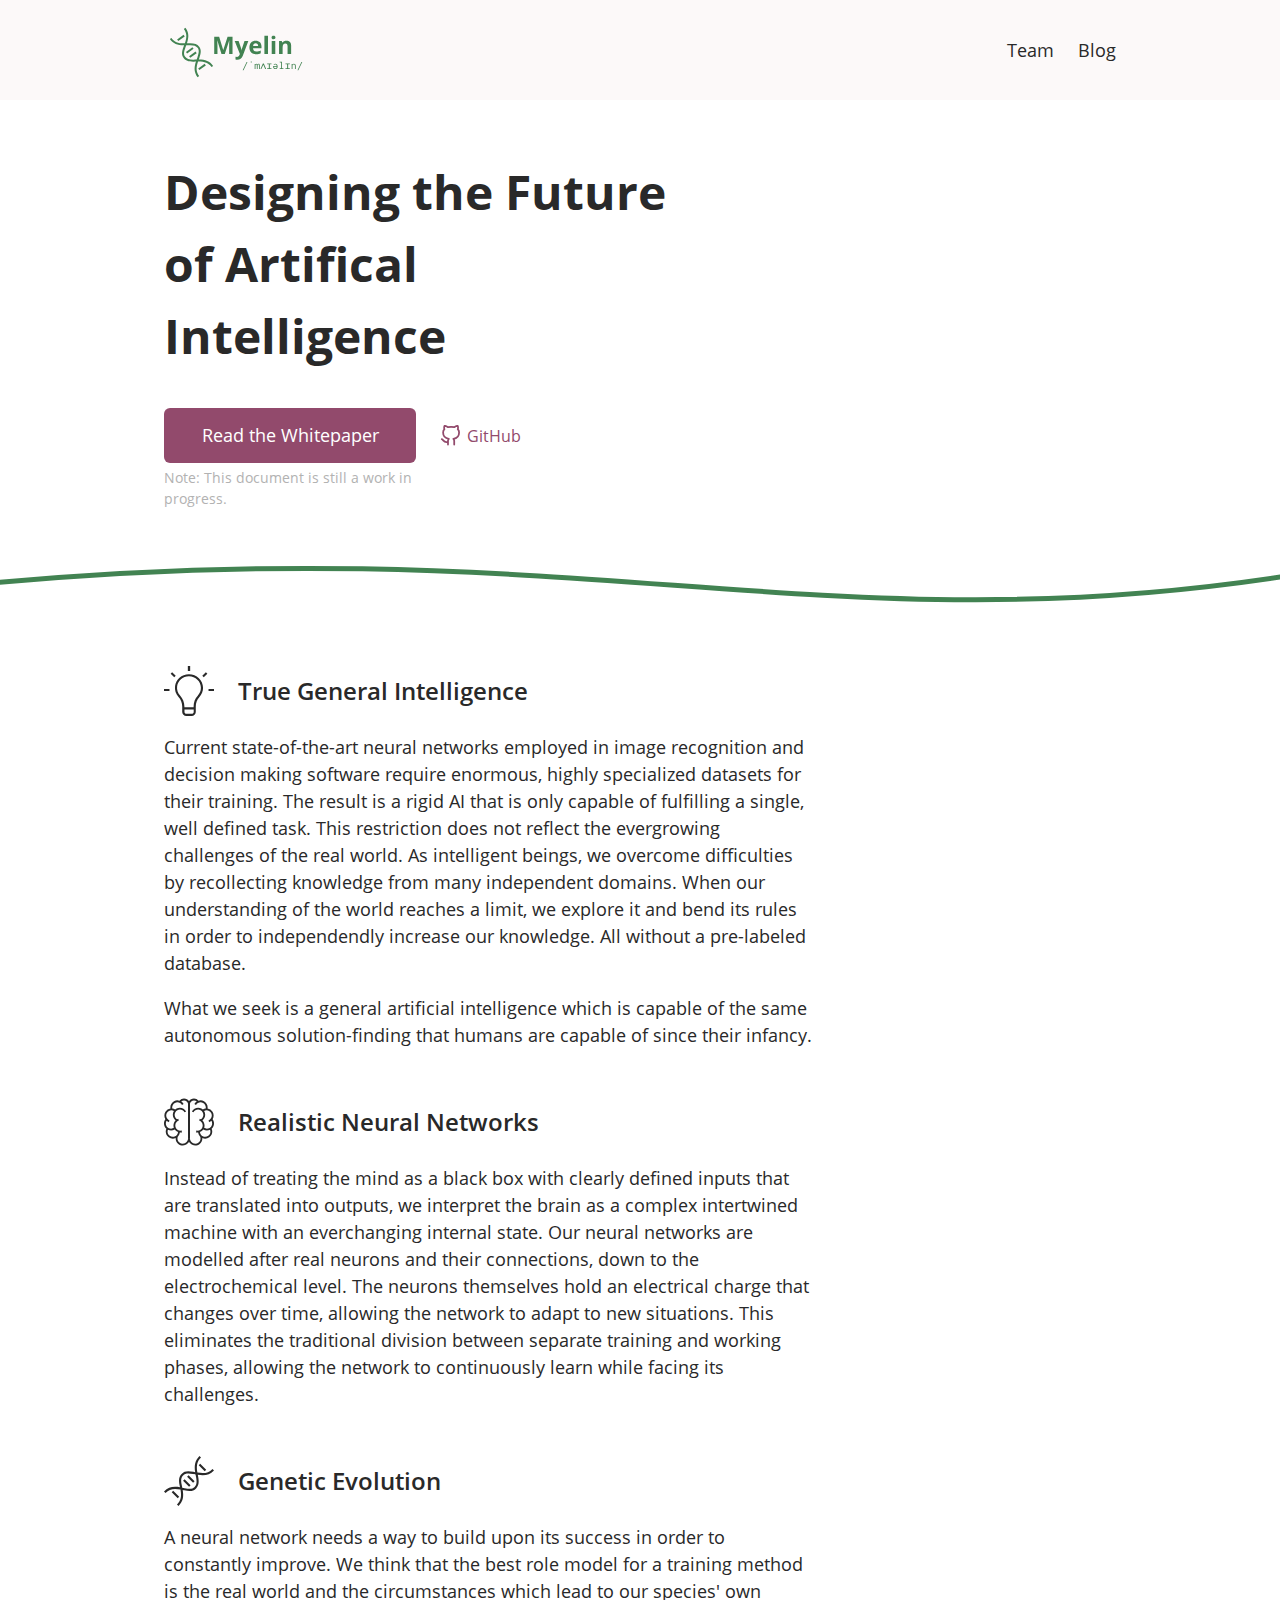
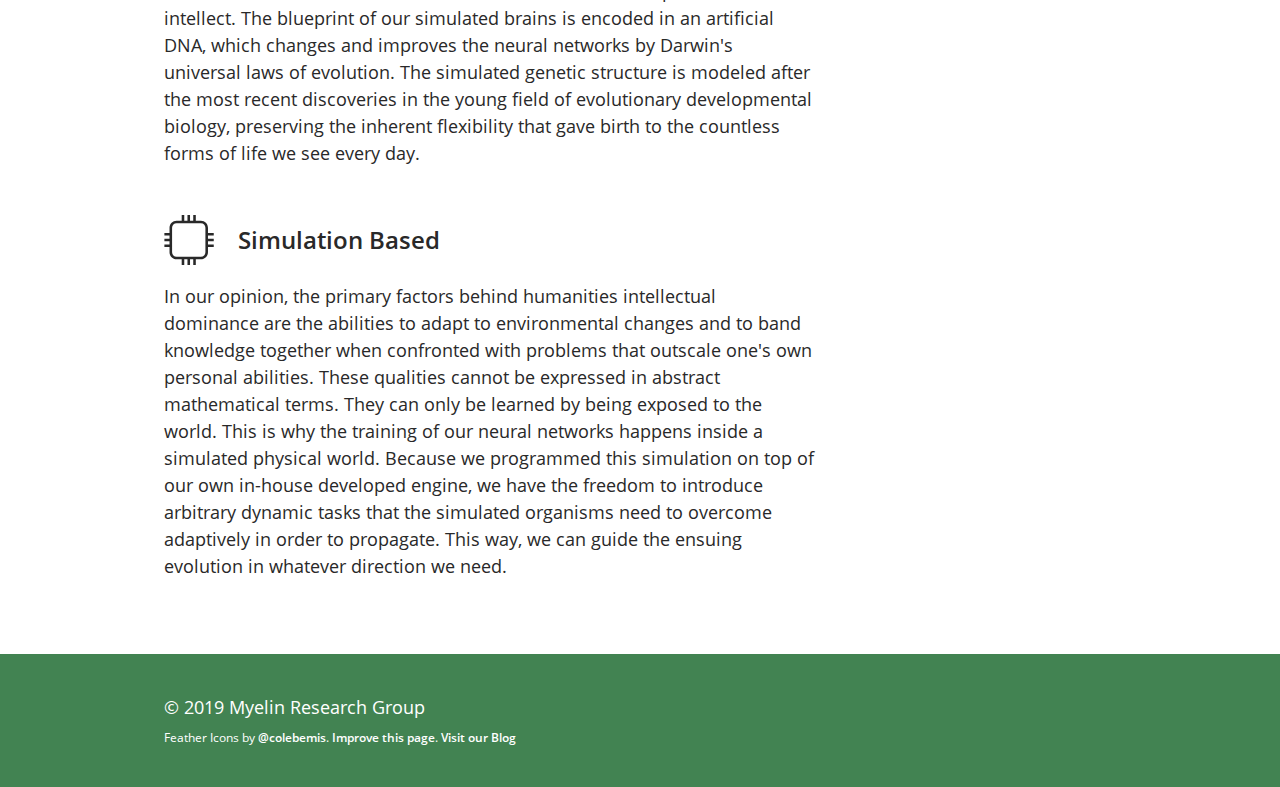
<file: index.html>
<!doctype html><html lang="en"><head><meta charset="UTF-8"><meta name="description" title="Designing the Future of Artifical Intelligence"><meta name="viewport" content="width=device-width, initial-scale=1, shrink-to-fit=no"><link rel="stylesheet" href="/static/style-921cc338a2.css"><link rel="dns-prefetch" href="https://avatars2.githubusercontent.com"><link rel="dns-prefetch" href="https://whitepaper.myelin.ch"><link rel="icon" href="/static/favicon-16-49c0222fa5.png" sizes="16x16"><link rel="icon" href="/static/favicon-32-b6c4a2c3bb.png" sizes="32x32"><link rel="icon" href="/static/favicon-128-78d9c310e9.png" sizes="128x128"><link rel="mask-icon" href="/static/safari-mask-icon-49c2d6cfdb.svg" color="#428352"><link rel="apple-touch-icon" sizes="180x180" href="/static/apple-touch-icon-a097f36d6f.png"><meta name="theme-color" content="#428352"><title>Myelin</title></head><body><header class="page-header"><nav class="page-header-nav"><ul class="items"><li class="item -logo"><a href="/" class="link" aria-label="Go to homepage"><svg width="149" height="62"><use xlink:href="/static/header-logo-c9b21ae442.svg#logo" href="/static/header-logo-c9b21ae442.svg#logo"></use></svg></a></li><li class="item"><a href="/team.html" class="link" title="Team">Team</a></li><li class="item"><a href="https://blog.myelin.ch" class="link" title="Blog">Blog</a></li></ul></nav></header><main class="page-content"><div class="content-wrapper"><div class="landing-header"><h1 class="title">Designing the Future of Artifical Intelligence</h1><nav class="links"><a class="button link-button js-whitepaper-pdf-link" href="https://whitepaper.myelin.ch/whitepaper.pdf">Read the Whitepaper</a><a class="link icon-link" href="https://github.com/myelin-ai"><svg xmlns="http://www.w3.org/2000/svg" class="icon"><use xlink:href="/static/github-icon-17dc95549b.svg#icon"></use></svg><span class="label">GitHub</span></a><footer class="footnote js-whitepaper-last-updated"> Note: This document is still a work in progress. </footer></nav></div></div><svg width="1680px" height="auto" class="content-divider"><use xlink:href="/static/wave-line-a01e889f4f.svg#wave" href="/static/wave-line-a01e889f4f.svg#wave"/></svg><div class="content-wrapper"><div class="landing-features"><section class="landing-feature"><h2 class="title">True General Intelligence</h1><svg class="icon"><use xlink:href="/static/lightbulb-fbae5d8ca9.svg#icon" href="/static/lightbulb-fbae5d8ca9.svg#icon"></svg><div class="text"><p class="content-paragraph"> Current state-of-the-art neural networks employed in image recognition and decision making software require enormous, highly specialized datasets for their training. The result is a rigid AI that is only capable of fulfilling a single, well defined task. This restriction does not reflect the evergrowing challenges of the real world. As intelligent beings, we overcome difficulties by recollecting knowledge from many independent domains. When our understanding of the world reaches a limit, we explore it and bend its rules in order to independendly increase our knowledge. All without a pre-labeled database. </p><p class="content-paragraph"> What we seek is a general artificial intelligence which is capable of the same autonomous solution-finding that humans are capable of since their infancy. </p></div></section><section class="landing-feature"><h2 class="title">Realistic Neural Networks</h1><svg class="icon"><use xlink:href="/static/brain-5cb22160e5.svg#icon" href="/static/brain-5cb22160e5.svg#icon"></svg><div class="text"><p class="content-paragraph"> Instead of treating the mind as a black box with clearly defined inputs that are translated into outputs, we interpret the brain as a complex intertwined machine with an everchanging internal state. Our neural networks are modelled after real neurons and their connections, down to the electrochemical level. The neurons themselves hold an electrical charge that changes over time, allowing the network to adapt to new situations. This eliminates the traditional division between separate training and working phases, allowing the network to continuously learn while facing its challenges. </p></div></section><section class="landing-feature"><h2 class="title">Genetic Evolution</h1><svg class="icon"><use xlink:href="/static/helix-8ae82bf5f8.svg#icon" href="/static/helix-8ae82bf5f8.svg#icon"></svg><div class="text"><p class="content-paragraph"> A neural network needs a way to build upon its success in order to constantly improve. We think that the best role model for a training method is the real world and the circumstances which lead to our species' own intellect. The blueprint of our simulated brains is encoded in an artificial DNA, which changes and improves the neural networks by Darwin's universal laws of evolution. The simulated genetic structure is modeled after the most recent discoveries in the young field of evolutionary developmental biology, preserving the inherent flexibility that gave birth to the countless forms of life we see every day. </p></div></section><section class="landing-feature"><h2 class="title">Simulation Based</h1><svg class="icon"><use xlink:href="/static/processor-1c0be06104.svg#icon" href="/static/processor-1c0be06104.svg#icon"></svg><div class="text"><p class="content-paragraph"> In our opinion, the primary factors behind humanities intellectual dominance are the abilities to adapt to environmental changes and to band knowledge together when confronted with problems that outscale one's own personal abilities. These qualities cannot be expressed in abstract mathematical terms. They can only be learned by being exposed to the world. This is why the training of our neural networks happens inside a simulated physical world. Because we programmed this simulation on top of our own in-house developed engine, we have the freedom to introduce arbitrary dynamic tasks that the simulated organisms need to overcome adaptively in order to propagate. This way, we can guide the ensuing evolution in whatever direction we need. </p></div></section></div></div><script src="/static/whitepaper-0311d8cc1d.js" async defer></script></main><footer class="page-footer"><div class="content"><div class="copyright">© 2019 Myelin Research Group</div><div class="info"> Feather Icons by <a href="https://github.com/colebemis" class="link">@colebemis</a>. <a href="https://github.com/myelin-ai/website/edit/master/pages/index.mustache" class="link">Improve this page</a>. <a href="https://blog.myelin.ch" title="Myelin Blog" class="link">Visit our Blog</a></div></div></footer></body></html>
</file>
<file: static/style-921cc338a2.css>
:root{--primary-color: #428352;--secondary-color: #924A6C;--black-color: #292929;--light-gray-color: #B2B2B2;--header-background-color: #FCF9F9;--header-logo-color: var(--primary-color);--text-color: var(--black-color);--info-text-color: var(--light-gray-color);--link-color: var(--secondary-color);--button-color: var(--secondary-color);--heading-1-font-size: 48px;--heading-2-font-size: 24px}@media (prefers-color-scheme: dark){:root{--text-color: #fff;--link-color: #fff;--header-background-color: rgba(0, 0, 0, .1);--header-color: #fff;--header-logo-color: #fff;--background-color: var(--black-color);background-color:var(--background-color)}}@media (max-width: 930px){:root{--heading-1-font-size: 40px;--heading-2-font-size: 20px}}.page-title,.landing-header>.title{font-size:var(--heading-1-font-size);font-weight:bold;line-height:1.5}.team-member>.name,.landing-feature>.title{font-size:var(--heading-2-font-size);font-weight:600}@font-face{font-family:'Open Sans';font-style:normal;font-weight:400;src:local("Open Sans Regular"),local("OpenSans-Regular"),url("/fonts/open-sans-v15-latin-ext_latin-regular.woff2") format("woff2")}@font-face{font-family:'Open Sans';font-style:normal;font-weight:700;src:local("Open Sans Bold"),local("OpenSans-Bold"),url("/fonts/open-sans-v15-latin-ext_latin-700.woff2") format("woff2")}@font-face{font-family:'Open Sans';font-style:normal;font-weight:600;src:local("Open Sans SemiBold"),local("OpenSans-SemiBold"),url("/fonts/open-sans-v15-latin-ext_latin-600.woff2") format("woff2")}a,abbr,address,area,article,aside,audio,b,bdi,bdo,blockquote,body,br,button,canvas,caption,cite,code,col,colgroup,data,dd,del,details,dfn,dialog,div,dl,dt,em,embed,fieldset,figcaption,figure,footer,form,h1,h2,h3,h4,h5,h6,header,hgroup,hr,html,i,iframe,img,input,ins,kbd,label,legend,li,main,map,mark,math,menu,meter,nav,noscript,object,ol,output,p,picture,pre,progress,q,rp,rt,ruby,s,samp,section,select,slot,small,span,strong,sub,summary,sup,svg,table,tbody,td,textarea,tfoot,th,thead,time,tr,u,ul,var,video,wbr{box-sizing:border-box;margin:0;padding:0;font:inherit;line-height:inherit;letter-spacing:inherit;color:inherit;background:none;border:none}ul,ol{list-style-type:none}a{text-decoration:none}:-moz-focusring{outline:none}:focus{outline:none}html{-webkit-text-size-adjust:100%}[hidden]{display:none !important}fieldset,img{min-width:0}input::-webkit-datetime-edit-fields-wrapper{padding:0}input::-webkit-datetime-edit-ampm-field,input::-webkit-datetime-edit-day-field,input::-webkit-datetime-edit-hour-field,input::-webkit-datetime-edit-millisecond-field,input::-webkit-datetime-edit-minute-field,input::-webkit-datetime-edit-month-field,input::-webkit-datetime-edit-second-field,input::-webkit-datetime-edit-week-field,input::-webkit-datetime-edit-year-field{padding-top:0;padding-bottom:0}input[type="date"]::-webkit-inner-spin-button,input[type="datetime"]::-webkit-inner-spin-button,input[type="datetime-local"]::-webkit-inner-spin-button,input[type="month"]::-webkit-inner-spin-button,input[type="time"]::-webkit-inner-spin-button,input[type="week"]::-webkit-inner-spin-button{height:100%}:-moz-ui-invalid:not(output){box-shadow:none}button::-moz-focus-inner{border:0}input[type="search"]{-webkit-appearance:none}html{font-size:18px;font-family:'Open Sans', sans-serif;line-height:1.5;color:var(--text-color)}body{display:flex;flex-direction:column;min-height:100vh}main{flex-grow:1}.page-header{color:var(--header-color, var(--text-color));background-color:var(--header-background-color)}.page-header-nav{width:1000px;max-width:100%;padding:18px 24px;margin:auto}.page-header-nav>.items{display:flex;align-items:center}.page-header-nav>.items>.item.-logo{flex-grow:1;line-height:1;color:var(--header-logo-color)}.page-header-nav>.items>.item:not(:last-child){margin-right:24px}.page-header-nav>.items>.item:not(.-logo)>.link{padding-bottom:4px;padding-top:6px;border-bottom:2px solid transparent;transition:border-color .125s}.page-header-nav>.items>.item>.link{display:inline-block}.page-header-nav>.items>.item>.link.-active,.page-header-nav>.items>.item:not(.-logo)>.link:hover,.page-header-nav>.items>.item:not(.-logo)>.link:focus{border-bottom-color:var(--primary-color)}.page-footer{background-color:var(--primary-color);color:#fff;font-weight:500}.page-footer>.content{width:1000px;max-width:100%;padding:40px 24px;margin:auto}.page-footer>.content>.info{font-size:12px;margin-top:8px}.page-footer>.content>.info>.link{font-weight:600}.page-footer>.content>.info>.link:hover,.page-footer>.content>.info>.link:focus,.page-footer>.content>.info>.link:active{text-decoration:underline}.page-content{padding:56px 0 74px 0;min-height:100vh}.page-title,.landing-header>.title{max-width:546px;margin-bottom:36px}.link-button{display:inline-block;background-color:var(--button-color);color:#fff;border-radius:6px;padding:14px 24px;transition:box-shadow .125s ease-in-out;cursor:pointer;text-align:center}.link-button.-disabled{background-color:var(--info-text-color);color:#fff;pointer-events:none}.link-button:not(.-disabled):hover,.link-button:not(.-disabled):focus{box-shadow:0 0 0 2px var(--background-color, #fff),0 0 0 3px var(--button-color)}.link-button:not(.-disabled):active{box-shadow:0 0 0 2px var(--background-color, #fff),0 0 0 3px var(--button-color)}.landing-header>.links{display:grid;grid-gap:4px 24px;align-items:center;grid-template-columns:max-content max-content;grid-template-areas:'button link' 'footnote .'}.landing-header>.links>.button{grid-area:button}.landing-header>.links>.link{grid-area:link}.landing-header>.links>.footnote{grid-area:footnote;font-size:14px;max-width:18em;color:var(--info-text-color);min-width:100%}.landing-header>.links>.footnote>a{font-weight:bold}@media (max-width: 406px){.landing-header>.links{grid-template-areas:'button' 'footnote' 'link'}.landing-header>.links>.link{margin-top:8px}}.icon-link{display:inline-flex;align-items:center;font-size:16px;color:var(--link-color)}.icon-link>.label{padding-top:4px;padding-bottom:2px;border-bottom:2px solid transparent;transition:border-color .2s}.icon-link>.icon{width:1.333em;height:1.333em;margin-right:6px}.icon-link:hover>.label,.icon-link:focus>.label,.icon-link:active>.label{border-bottom-color:currentColor}.team-list{display:grid;grid-template-columns:repeat(2, 1fr);grid-gap:42px 64px}@media (max-width: 930px){.team-list{grid-template-columns:1fr}}.team-member{display:grid;grid-template:'avatar .' 'avatar name' 'avatar link' 'avatar .';grid-template-columns:min-content 1fr;align-items:center;justify-content:center;grid-column-gap:25px;grid-row-gap:8px}.team-member>.avatar{grid-area:avatar;width:128px;height:128px;border-radius:100%}.team-member>.name{grid-area:name}.team-member>.link{grid-area:link}@media (max-width: 930px){.team-member>.avatar{width:96px;height:96px}}.inline-link{color:var(--link-color);padding-top:4px;padding-bottom:2px;border-bottom:2px solid transparent;transition:border-color .2s;font-weight:bold}.inline-link:hover,.inline-link:focus,.inline-link:active{border-bottom-color:currentColor}.content-wrapper{width:1000px;max-width:100%;padding:0 24px;margin:auto}.content-divider{width:100%;color:var(--primary-color)}.landing-feature{display:grid;grid-template-areas:'icon title' 'text text';grid-gap:18px 24px;align-items:center;grid-template-columns:min-content 1fr}.landing-feature>.title{grid-area:title}.landing-feature>.icon{grid-area:icon;--icon-size: 50px;width:var(--icon-size);height:var(--icon-size)}.landing-feature>.text{grid-area:text}.landing-features>.landing-feature:not(:last-child){margin-bottom:48px}.content-paragraph{max-width:650px}.content-paragraph:not(:last-child){margin-bottom:1em}
</file>
